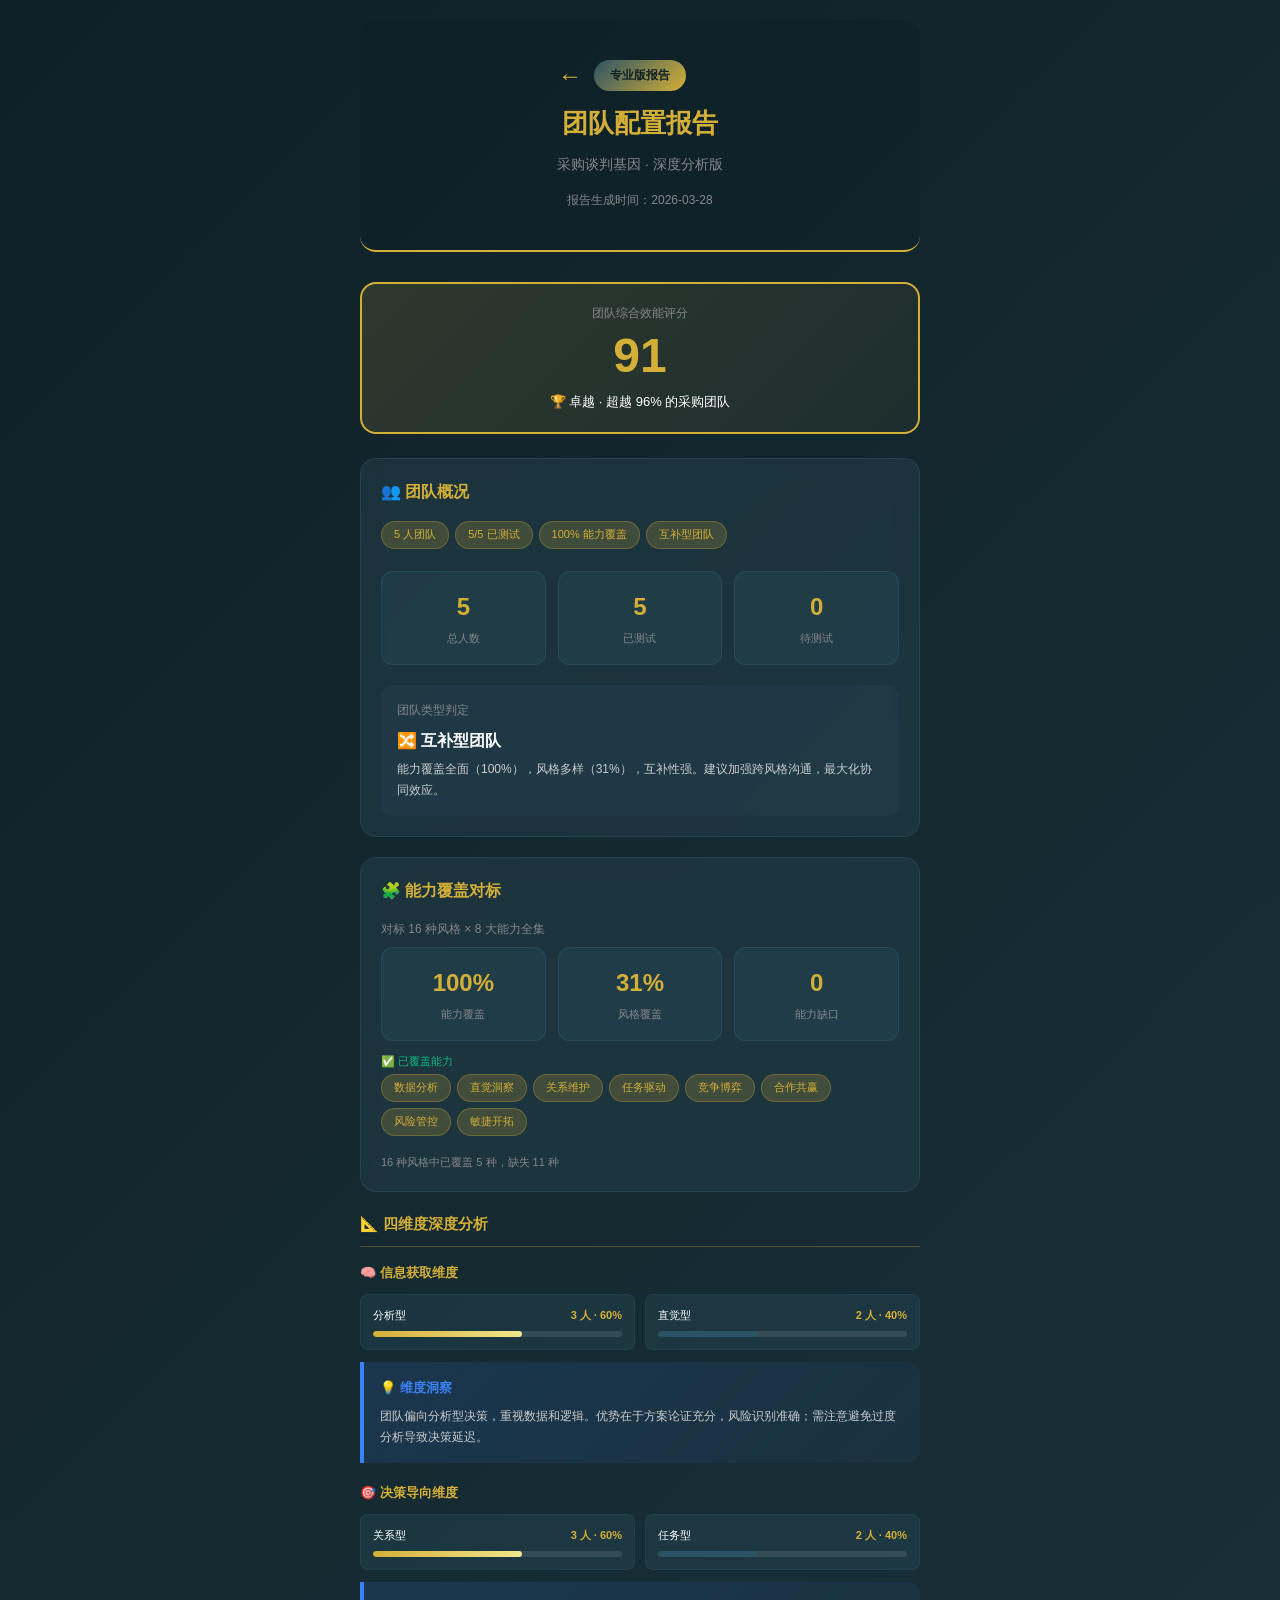
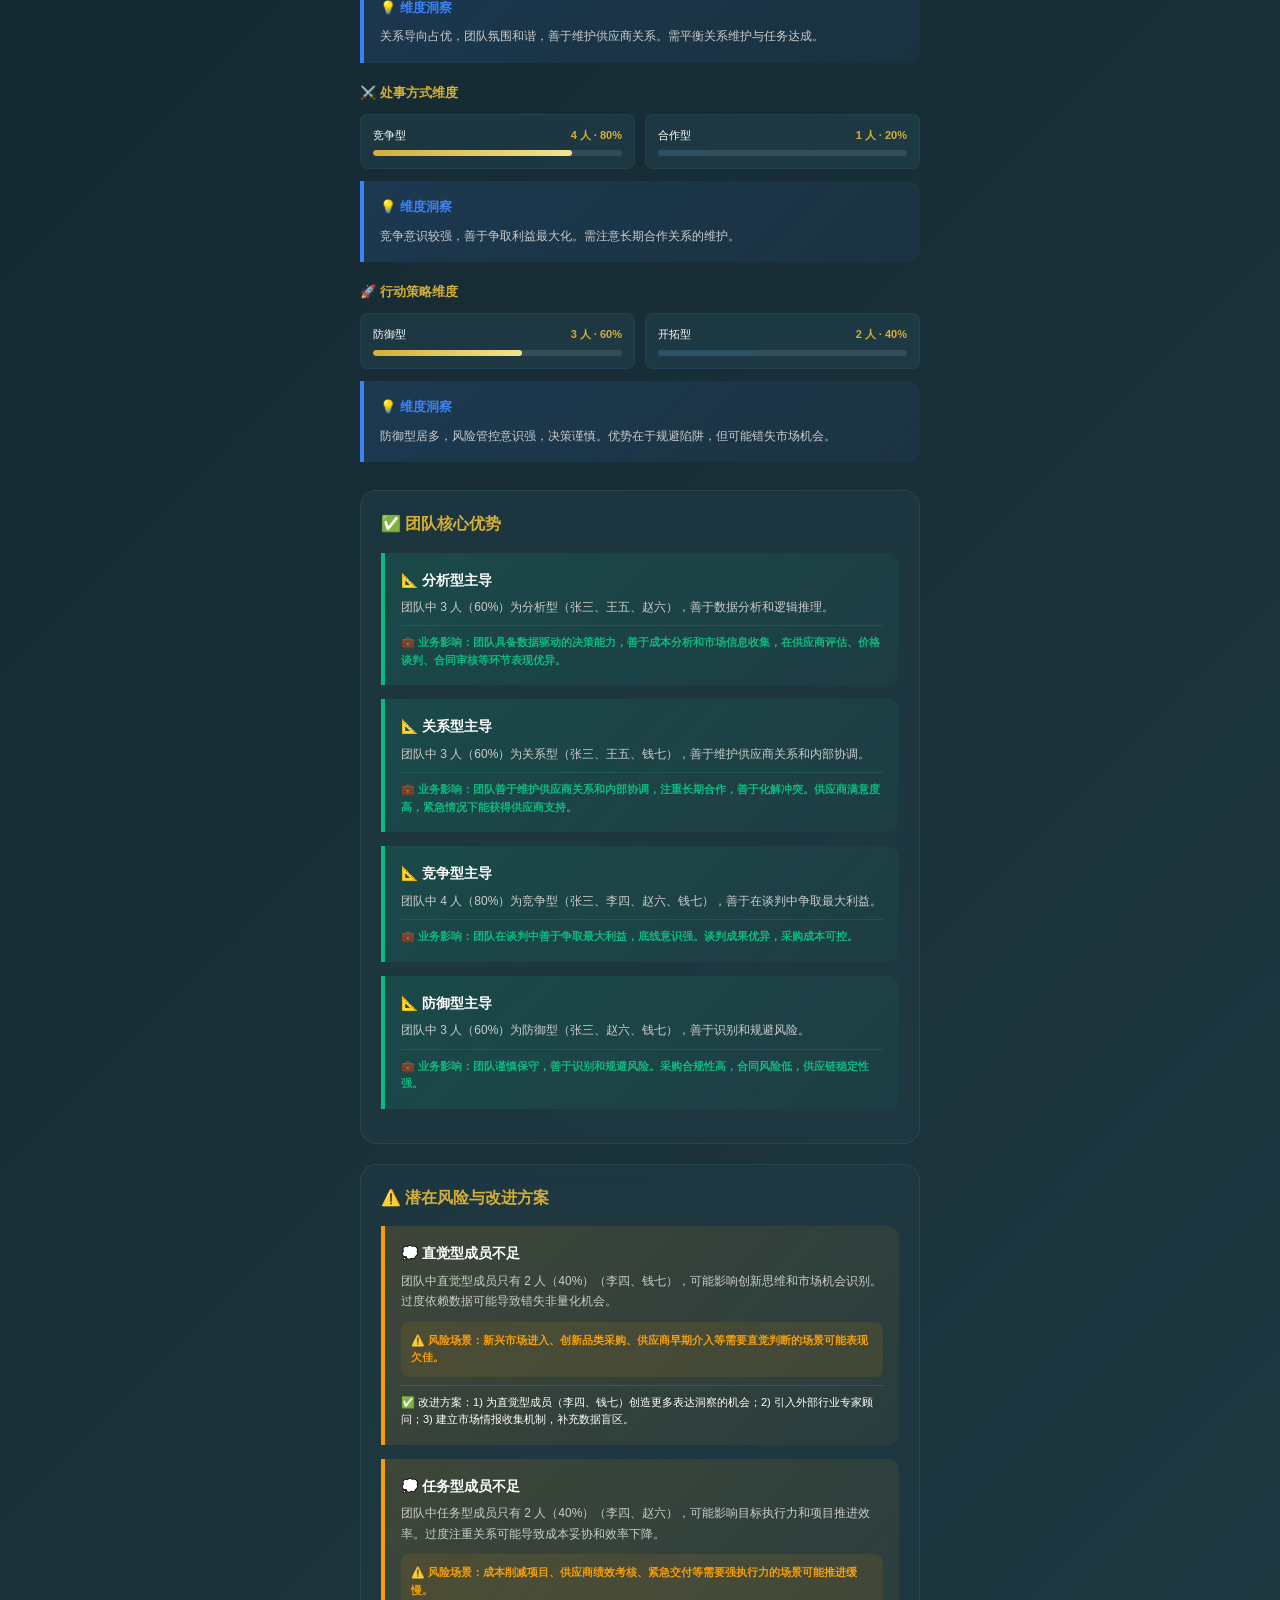
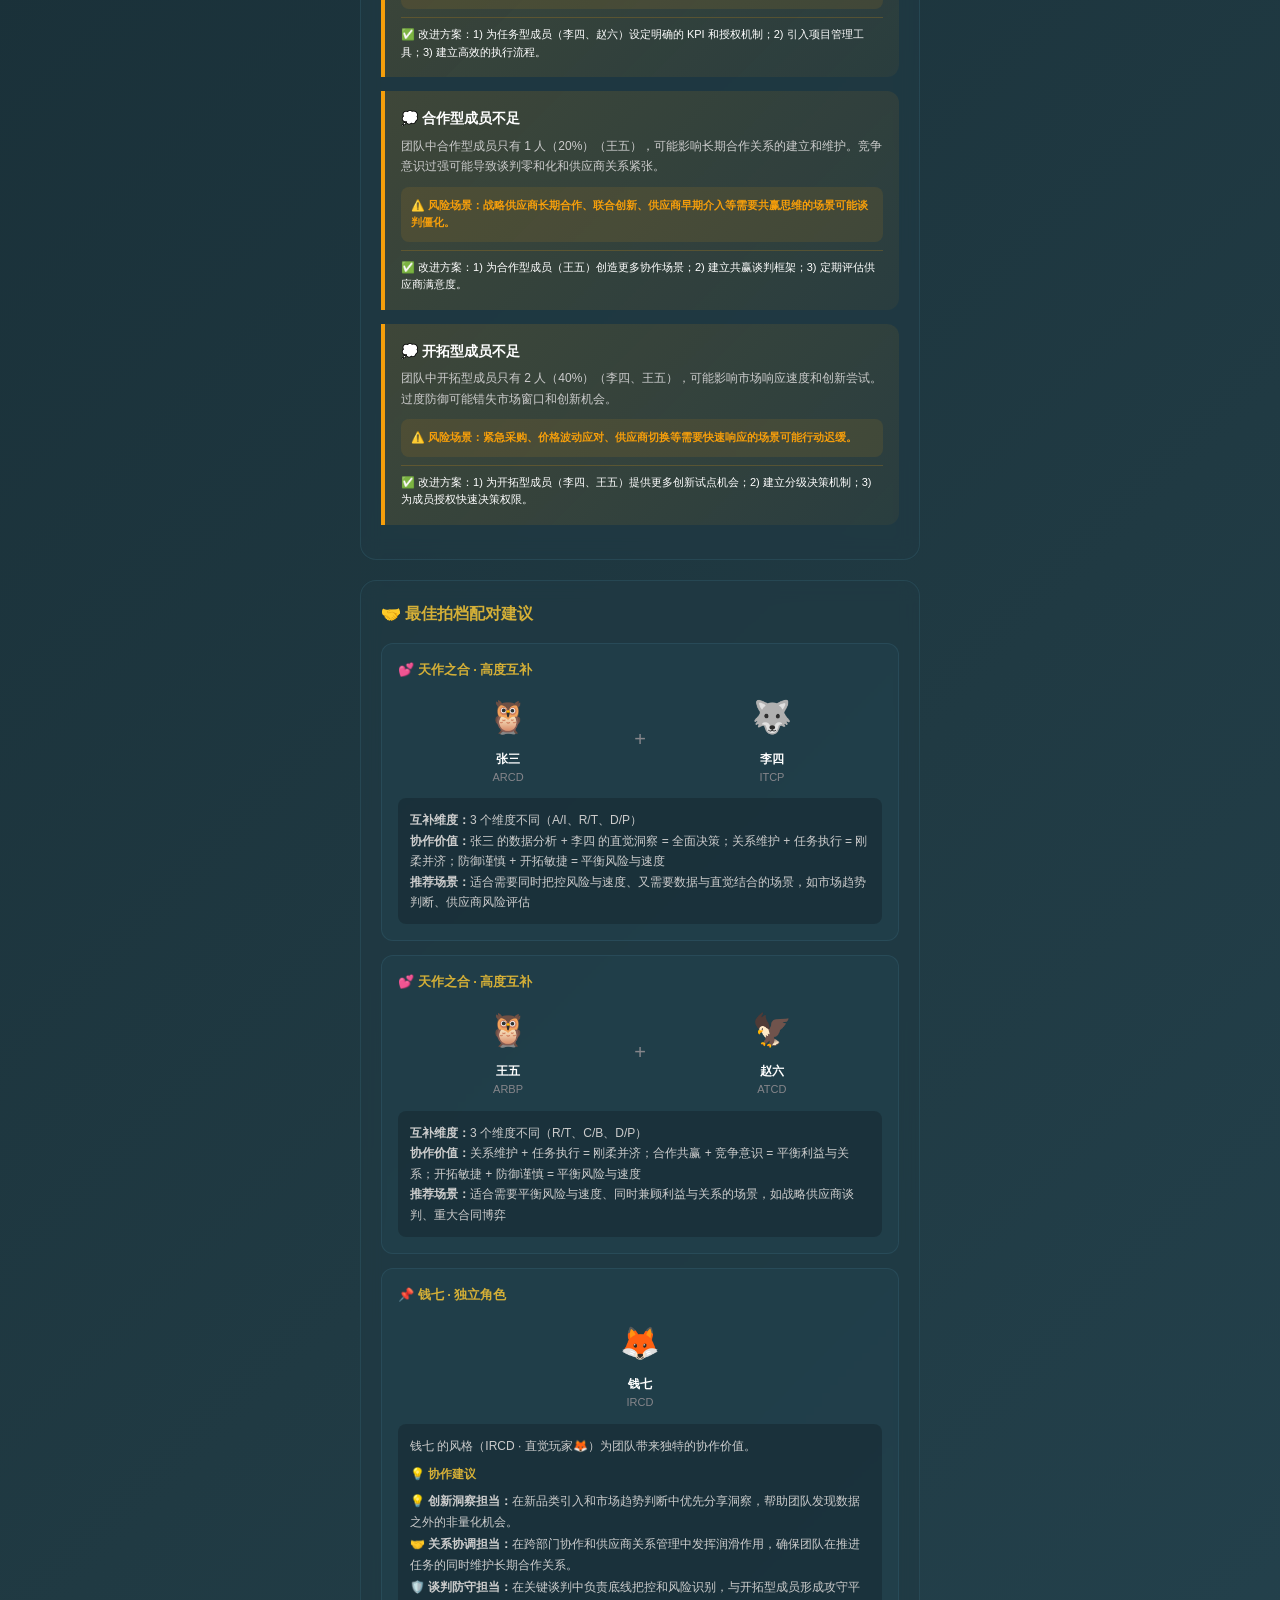
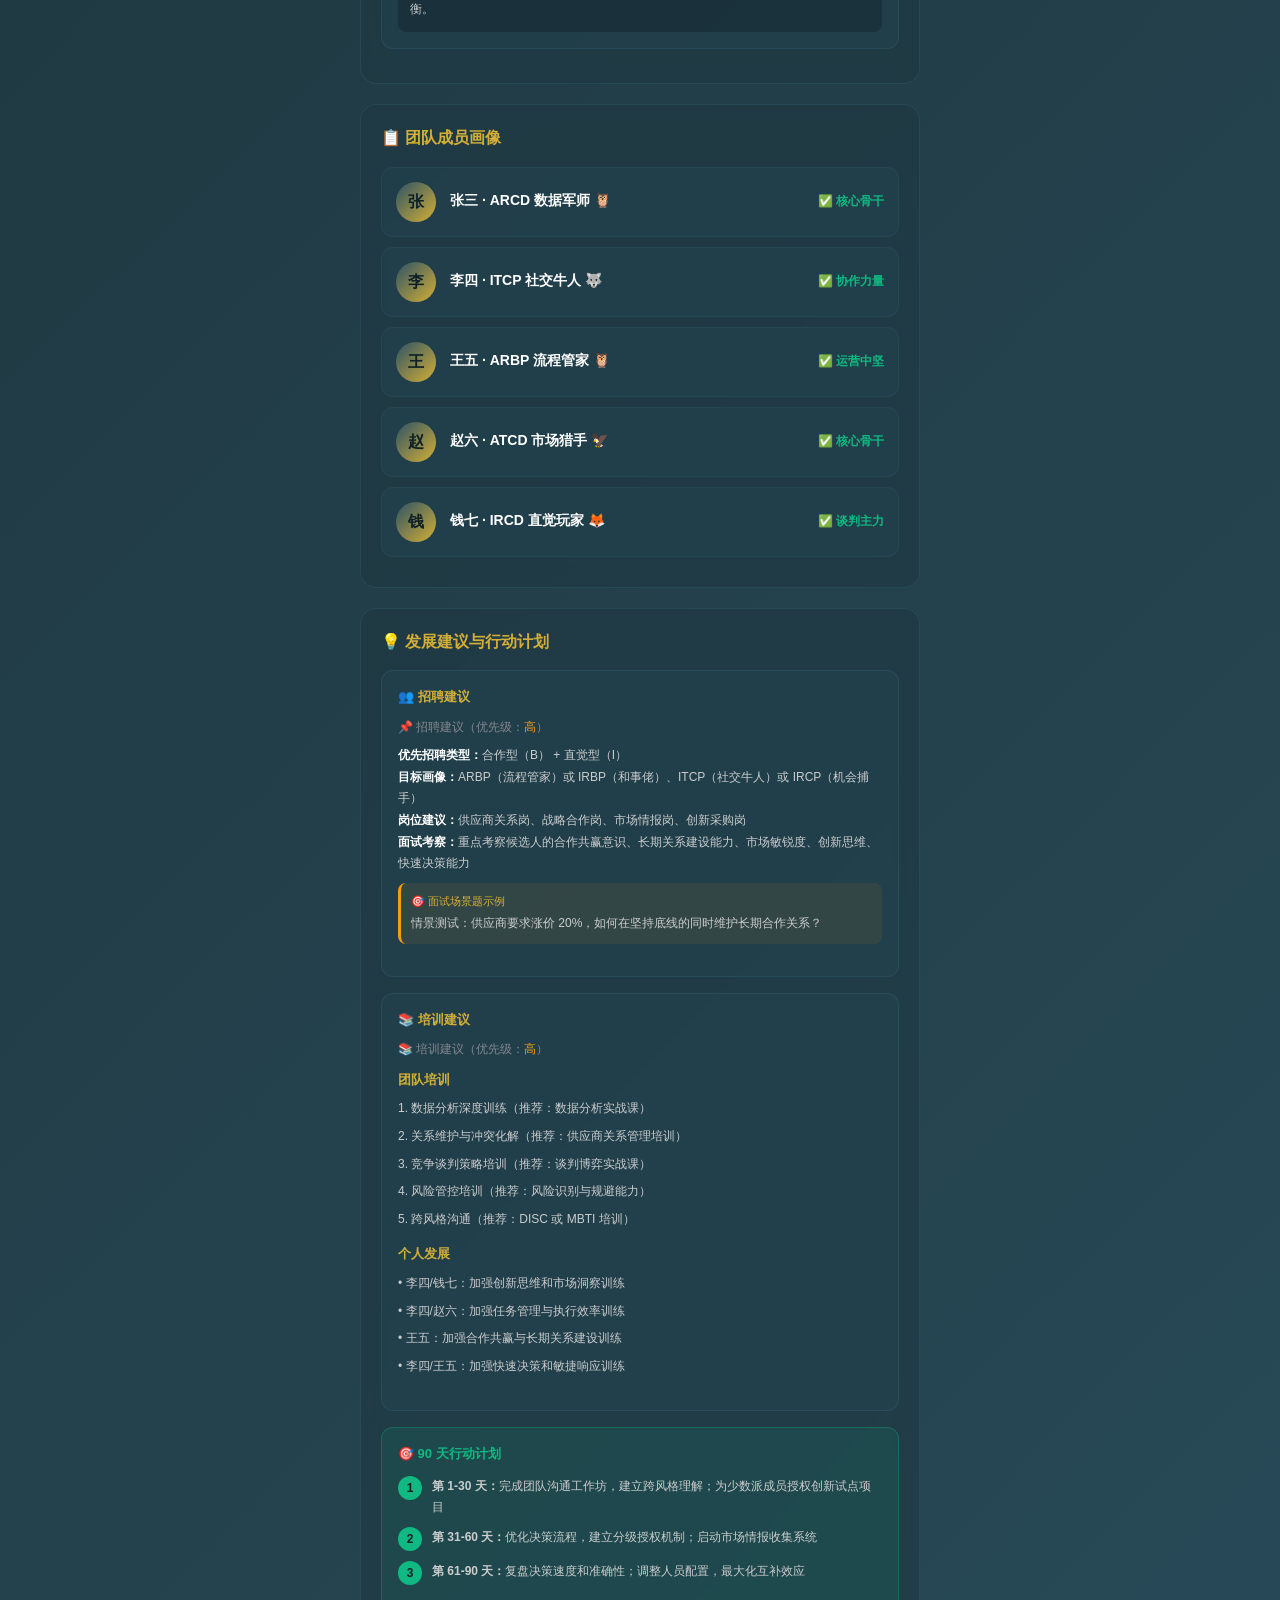
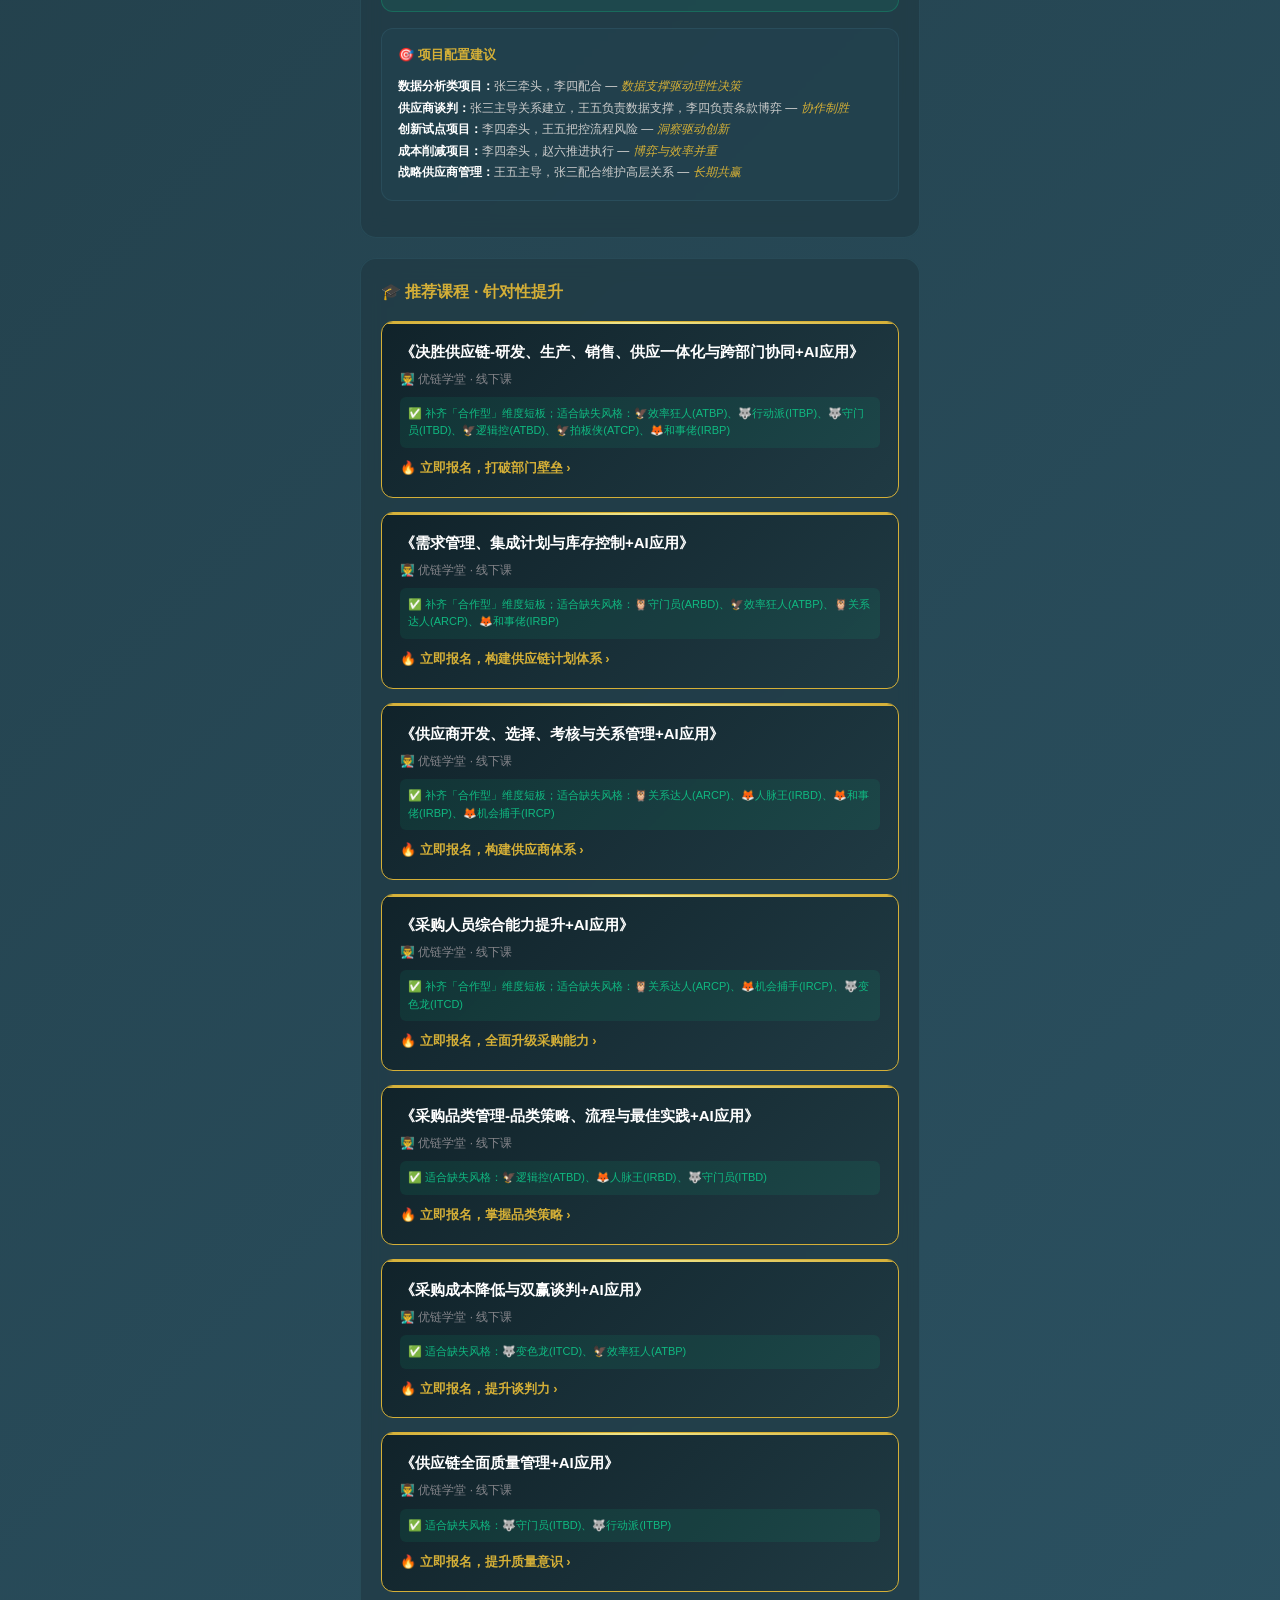
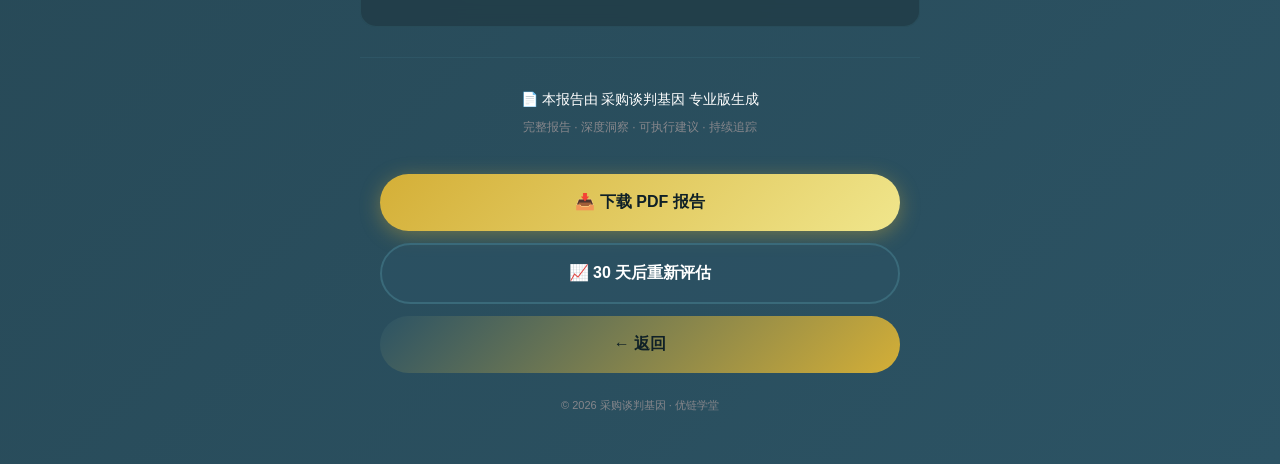
<file: team-report-pro.html>
<!DOCTYPE html>
<html>
<head>
<meta charset="UTF-8">
<meta name="viewport" content="width=device-width, initial-scale=1.0">
<title>团队配置报告 · 专业版 - 采购谈判基因</title>
<style>
*{margin:0;padding:0;box-sizing:border-box}
body{background:linear-gradient(135deg,#0f2027,#203a43,#2c5364);color:#fff;font-family:-apple-system,sans-serif;padding:20px;max-width:600px;margin:0 auto;line-height:1.6}
.header{text-align:center;padding:40px 20px;border-bottom:2px solid #d4af37;margin-bottom:30px;background:rgba(15,32,39,0.5);border-radius:16px}
.title{font-size:26px;font-weight:800;color:#d4af37;margin-bottom:8px}
.subtitle{font-size:14px;color:#86868b;margin-bottom:16px}
.badge{display:inline-block;background:linear-gradient(135deg,#2c5364,#d4af37);color:#0f2027;padding:6px 16px;border-radius:980px;font-size:12px;font-weight:700}
.card{background:rgba(32,58,67,0.7);border-radius:16px;padding:20px;margin-bottom:20px;border:1px solid rgba(58,106,122,0.3);backdrop-filter:blur(10px)}
.card-title{font-size:16px;font-weight:700;color:#fff;margin-bottom:16px;display:flex;align-items:center;gap:8px}
.card-title.pro{color:#d4af37}
.stats{display:grid;grid-template-columns:repeat(3,1fr);gap:12px;margin-bottom:20px}
.stat{background:rgba(44,83,100,0.3);padding:16px;border-radius:12px;text-align:center;border:1px solid rgba(58,106,122,0.3)}
.stat-num{font-size:24px;font-weight:800;color:#d4af37}
.stat-label{font-size:11px;color:#86868b;margin-top:4px}
.section{margin-bottom:28px}
.section-title{font-size:15px;font-weight:700;color:#d4af37;margin-bottom:16px;padding-bottom:10px;border-bottom:1px solid rgba(212,175,55,0.3);display:flex;align-items:center;gap:8px}
.dimension{margin-bottom:20px}
.dimension-name{font-size:13px;font-weight:600;color:#d4af37;margin-bottom:10px;display:flex;align-items:center;gap:6px}
.dimension-bars{display:grid;grid-template-columns:1fr 1fr;gap:10px}
.bar-item{background:rgba(44,83,100,0.3);padding:12px;border-radius:8px;border:1px solid rgba(58,106,122,0.2)}
.bar-label{font-size:11px;color:#fff;margin-bottom:6px;display:flex;justify-content:space-between;align-items:center}
.bar-value{font-size:11px;color:#d4af37;font-weight:700}
.bar-bg{height:6px;background:rgba(255,255,255,0.1);border-radius:3px;overflow:hidden}
.bar-fill{height:100%;background:#2c5364;border-radius:3px;transition:width 0.5s}
.bar-fill.majority{background:linear-gradient(90deg,#d4af37,#f0e68c)}
.advantage{background:linear-gradient(135deg,rgba(16,185,129,0.15),rgba(16,185,129,0.05));border-left:4px solid #10b981;padding:16px;margin-bottom:14px;border-radius:0 12px 12px 0}
.advantage-title{font-size:14px;font-weight:600;color:#fff;margin-bottom:6px;display:flex;align-items:center;gap:6px}
.advantage-desc{font-size:12px;color:#cccccc;line-height:1.7}
.advantage-impact{font-size:11px;color:#10b981;margin-top:8px;padding-top:8px;border-top:1px solid rgba(16,185,129,0.2);font-weight:600}
.risk{background:linear-gradient(135deg,rgba(245,158,11,0.15),rgba(245,158,11,0.05));border-left:4px solid #f59e0b;padding:16px;margin-bottom:14px;border-radius:0 12px 12px 0}
.risk-title{font-size:14px;font-weight:600;color:#fff;margin-bottom:6px;display:flex;align-items:center;gap:6px}
.risk-desc{font-size:12px;color:#cccccc;line-height:1.7}
.risk-alert{font-size:11px;color:#f59e0b;margin-top:10px;padding:10px;background:rgba(245,158,11,0.1);border-radius:8px;font-weight:600;display:flex;align-items:center;gap:6px}
.risk-solution{font-size:11px;color:#fff;margin-top:8px;padding-top:8px;border-top:1px solid rgba(245,158,11,0.2)}
.pair{background:rgba(44,83,100,0.2);padding:16px;border-radius:12px;margin-bottom:14px;border:1px solid rgba(58,106,122,0.3)}
.pair-title{font-size:13px;font-weight:600;color:#d4af37;margin-bottom:12px;display:flex;align-items:center;gap:6px}
.pair-members{display:flex;align-items:center;gap:16px;margin-bottom:12px}
.pair-member{text-align:center;flex:1}
.pair-avatar{font-size:32px;margin-bottom:6px}
.pair-name{font-size:12px;color:#fff;font-weight:600}
.pair-code{font-size:11px;color:#86868b}
.pair-reason{font-size:12px;color:#cccccc;line-height:1.7;background:rgba(0,0,0,0.2);padding:12px;border-radius:8px}
.member{display:flex;align-items:center;padding:14px;background:rgba(44,83,100,0.2);border-radius:12px;margin-bottom:10px;border:1px solid rgba(58,106,122,0.2);transition:all 0.3s}
.member:hover{background:rgba(44,83,100,0.3);border-color:#d4af37}
.avatar{width:40px;height:40px;border-radius:50%;background:linear-gradient(135deg,#2c5364,#d4af37);display:flex;align-items:center;justify-content:center;font-size:16px;font-weight:700;color:#0f2027;margin-right:14px;flex-shrink:0}
.member-info{flex:1;min-width:0}
.member-name{font-size:14px;font-weight:600;color:#fff;margin-bottom:4px}
.member-code{font-size:11px;color:#86868b}
.member-status{font-size:12px;font-weight:600;color:#10b981;flex-shrink:0}
.course{background:linear-gradient(135deg,rgba(15,32,39,0.9),rgba(32,58,67,0.9));padding:18px;border-radius:12px;margin-bottom:14px;border:1px solid #d4af37;position:relative;overflow:hidden}
.course::before{content:'';position:absolute;top:0;left:0;right:0;height:2px;background:linear-gradient(90deg,#d4af37,#f0e68c,#d4af37)}
.course-name{font-size:15px;font-weight:700;color:#fff;margin-bottom:6px}
.course-teacher{font-size:12px;color:#86868b;margin-bottom:8px;display:flex;align-items:center;gap:6px}
.course-match{font-size:11px;color:#10b981;margin-bottom:10px;padding:8px;background:rgba(16,185,129,0.1);border-radius:6px}
.course-cta{font-size:13px;color:#d4af37;font-weight:600}
.recommendation{background:rgba(44,83,100,0.2);padding:16px;border-radius:12px;margin-bottom:16px;border:1px solid rgba(58,106,122,0.3)}
.recommendation-title{font-size:13px;font-weight:600;color:#d4af37;margin-bottom:10px;display:flex;align-items:center;gap:6px}
.recommendation-content{font-size:12px;color:#cccccc;line-height:1.8}
.recommendation-content strong{color:#fff}
.tag-row{display:flex;flex-wrap:wrap;margin-bottom:12px}
.tag{display:inline-block;background:rgba(212,175,55,0.2);color:#d4af37;padding:4px 12px;border-radius:980px;font-size:11px;margin-right:6px;margin-bottom:6px;border:1px solid rgba(212,175,55,0.3)}
.score-box{background:linear-gradient(135deg,rgba(212,175,55,0.15),rgba(212,175,55,0.05));border:2px solid #d4af37;padding:20px;border-radius:16px;text-align:center;margin-bottom:24px}
.score-label{font-size:12px;color:#86868b;margin-bottom:8px}
.score-num{font-size:48px;font-weight:800;color:#d4af37;line-height:1}
.score-level{font-size:13px;color:#fff;margin-top:12px}
.footer{text-align:center;padding:30px 20px;color:#86868b;font-size:12px;border-top:1px solid rgba(58,106,122,0.3);margin-top:30px}
.btn{width:100%;background:linear-gradient(135deg,#d4af37,#f0e68c);color:#0f2027;border:none;padding:18px;border-radius:980px;font-size:16px;font-weight:700;cursor:pointer;margin-top:20px;box-shadow:0 4px 20px rgba(212,175,55,0.4);transition:all 0.3s}
.btn:hover{transform:translateY(-2px);box-shadow:0 6px 25px rgba(212,175,55,0.5)}
.btn-secondary{background:rgba(44,83,100,0.6);color:#fff;border:2px solid #3a6a7a;box-shadow:none}
.insight-box{background:linear-gradient(135deg,rgba(59,130,246,0.15),rgba(59,130,246,0.05));border-left:4px solid #3b82f6;padding:16px;border-radius:0 12px 12px 0;margin-bottom:16px}
.insight-title{font-size:13px;font-weight:600;color:#3b82f6;margin-bottom:8px;display:flex;align-items:center;gap:6px}
.insight-content{font-size:12px;color:#cccccc;line-height:1.7}
.action-plan{background:rgba(16,185,129,0.1);border:1px solid rgba(16,185,129,0.3);padding:16px;border-radius:12px;margin-bottom:16px}
.action-plan-title{font-size:13px;font-weight:600;color:#10b981;margin-bottom:12px;display:flex;align-items:center;gap:6px}
.action-item{display:flex;gap:10px;margin-bottom:10px;align-items:flex-start}
.action-num{width:24px;height:24px;background:#10b981;color:#0f2027;border-radius:50%;display:flex;align-items:center;justify-content:center;font-size:12px;font-weight:700;flex-shrink:0}
.action-text{font-size:12px;color:#cccccc;line-height:1.7;flex:1}
</style>
</head>
<body>

<!-- ── 头部 ── -->
<div class="header">
  <div style="display:flex;align-items:center;justify-content:center;gap:12px;margin-bottom:12px;">
    <button onclick="history.back()" style="background:transparent;border:none;color:#d4af37;font-size:24px;cursor:pointer;padding:0;">←</button>
    <div class="badge" id="report-badge">专业版报告</div>
    <div style="width:24px;"></div>
  </div>
  <div class="title" id="report-title" style="margin-top:12px;">📊 团队配置报告</div>
  <div class="subtitle" id="report-subtitle">采购谈判基因 · 深度分析版</div>
  <div style="margin-top:16px;font-size:12px;color:#86868b;" id="report-date">报告生成时间：2026-03-28</div>
</div>

<!-- ── 综合评分（由 JS 算法动态生成）── -->
<div class="score-box">
  <div class="score-label">团队综合效能评分</div>
  <div class="score-num" id="score-num">--</div>
  <div class="score-level" id="score-level">计算中...</div>
</div>

<!-- ── 团队概况（由 JS 算法动态生成）── -->
<div class="card">
  <div class="card-title pro">👥 团队概况</div>
  <div class="tag-row" id="team-tags"><span class="tag">计算中...</span></div>
  <div class="stats" style="margin-top:16px;">
    <div class="stat"><div class="stat-num" id="team-total">--</div><div class="stat-label">总人数</div></div>
    <div class="stat"><div class="stat-num" id="team-tested">--</div><div class="stat-label">已测试</div></div>
    <div class="stat"><div class="stat-num" id="team-pending">--</div><div class="stat-label">待测试</div></div>
  </div>
  <div id="team-type-box" style="background:rgba(44,83,100,0.2);padding:16px;border-radius:12px;margin-top:16px;">
    <div style="font-size:12px;color:#86868b;margin-bottom:8px;">团队类型判定</div>
    <div style="font-size:16px;font-weight:700;color:#fff;margin-bottom:6px;" id="team-type-label">计算中...</div>
    <div style="font-size:12px;color:#cccccc;line-height:1.7;" id="team-type-desc">-</div>
  </div>
</div>

<!-- ── 能力覆盖对标（对标 16 种风格 × 8 大能力全集）── -->
<div class="card">
  <div class="card-title pro">🧩 能力覆盖对标</div>
  <div id="capability-container">计算中...</div>
</div>

<!-- ── 四维度深度分析 ── -->
<div class="section">
  <div class="section-title">📐 四维度深度分析</div>
  <div id="dimensions-container"></div>
</div>

<!-- ── 团队核心优势 ── -->
<div class="card">
  <div class="card-title pro">✅ 团队核心优势</div>
  <div id="advantages-container"></div>
</div>

<!-- ── 潜在风险与改进方案 ── -->
<div class="card">
  <div class="card-title pro">⚠️ 潜在风险与改进方案</div>
  <div id="risks-container"></div>
</div>

<!-- ── 最佳拍档配对建议 ── -->
<div class="card">
  <div class="card-title pro">🤝 最佳拍档配对建议</div>
  <div id="pairs-container"></div>
</div>

<!-- ── 团队成员画像 ── -->
<div class="card">
  <div class="card-title pro">📋 团队成员画像</div>
  <div id="members-container"></div>
</div>

<!-- ── 发展建议与行动计划 ── -->
<div class="card">
  <div class="card-title pro">💡 发展建议与行动计划</div>

  <div class="recommendation">
    <div class="recommendation-title">👥 招聘建议</div>
    <div id="hiring-advice-container"></div>
  </div>

  <div class="recommendation">
    <div class="recommendation-title">📚 培训建议</div>
    <div id="training-advice-container"></div>
  </div>

  <div class="action-plan">
    <div class="action-plan-title">🎯 90 天行动计划</div>
    <div id="action-plan-container"></div>
  </div>

  <div class="recommendation">
    <div class="recommendation-title">🎯 项目配置建议</div>
    <div id="project-config-container"></div>
  </div>
</div>

<!-- ── 推荐课程 ── -->
<div class="card">
  <div class="card-title pro">🎓 推荐课程 · 针对性提升</div>
  <div id="courses-container"></div>
</div>

<!-- ── 底部 ── -->
<div class="footer">
  <div style="font-size:14px;color:#fff;margin-bottom:8px;">📄 本报告由 采购谈判基因 专业版生成</div>
  <div style="margin-bottom:16px;">完整报告 · 深度洞察 · 可执行建议 · 持续追踪</div>
  <button class="btn" onclick="alert('🎉 感谢使用！\n\n📥 PDF 下载功能开发中...\n\n报告已自动保存，可随时查看。')">📥 下载 PDF 报告</button>
  <button class="btn btn-secondary" onclick="alert('📊 团队追踪功能开发中...\n\n30 天后可重新测试，对比团队变化。')" style="margin-top:12px;">📈 30 天后重新评估</button>
  <button class="btn btn-secondary" onclick="history.back()" style="margin-top:12px;background:linear-gradient(135deg,#2c5364,#d4af37);color:#0f2027;border:none;">← 返回</button>
  <div style="margin-top:24px;font-size:11px;color:#86868b;">© 2026 采购谈判基因 · 优链学堂</div>
</div>

<!-- ── JS 加载（数据 → 计算 → 渲染）── -->
<script src="styles-v3.js?v=5"></script>
<script src="team-report-data.js?v=5"></script>
<script src="team-report.js?v=9"></script>

</body>
</html>
</file>
